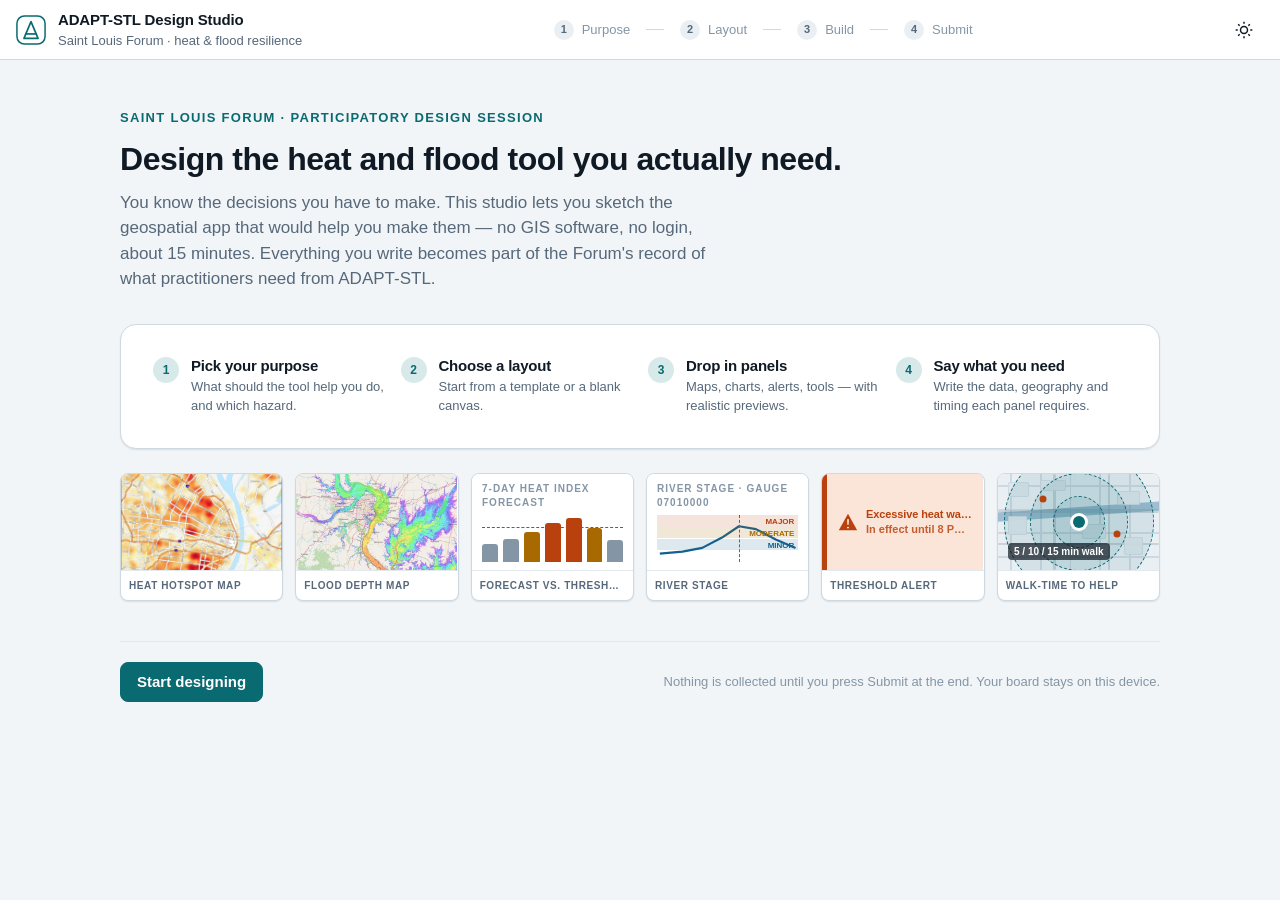
<file: index.html>
<!DOCTYPE html>
<html lang="en" data-theme="light">
<head>
<meta charset="utf-8">
<meta name="viewport" content="width=device-width, initial-scale=1, viewport-fit=cover">
<title>ADAPT-STL Design Studio — Build the tool you need</title>
<meta name="description" content="Design the heat and flood resilience geospatial tool you actually need. A hands-on sandbox for the Saint Louis Forum.">
<meta name="theme-color" content="#0a6a72">
<link rel="icon" href="data:image/svg+xml,%3Csvg xmlns='http://www.w3.org/2000/svg' viewBox='0 0 32 32'%3E%3Crect width='32' height='32' rx='7' fill='%230a6a72'/%3E%3Cpath d='M16 6l8 20H8z' fill='none' stroke='%23fff' stroke-width='2.4'/%3E%3Cpath d='M9 20h14' stroke='%23fff' stroke-width='2.4'/%3E%3C/svg%3E">
<link rel="preconnect" href="https://api.fontshare.com" crossorigin>
<link rel="stylesheet" href="https://api.fontshare.com/v2/css?f%5B%5D=satoshi@400,500,700,800&display=swap">
<link rel="stylesheet" href="styles.css">
</head>
<body>
<div id="app">

  <header class="appbar">
    <div class="brand">
      <svg width="30" height="30" viewBox="0 0 32 32" fill="none" aria-label="ADAPT-STL">
        <rect x="1" y="1" width="30" height="30" rx="8" stroke="currentColor" stroke-width="1.6"/>
        <path d="M16 7l7.5 18h-15L16 7z" stroke="currentColor" stroke-width="1.8" stroke-linejoin="round"/>
        <path d="M9.6 20.2h12.8" stroke="currentColor" stroke-width="1.8"/>
      </svg>
      <div class="brand-text">
        <div class="brand-title">ADAPT-STL Design Studio</div>
        <div class="brand-sub">Saint Louis Forum · heat &amp; flood resilience</div>
      </div>
    </div>

    <nav class="stepper" id="stepper" aria-label="Progress"></nav>

    <div class="appbar-actions">
      <button class="btn btn-ghost btn-icon mobile-only" id="btn-open-rail" aria-label="Open widget palette" hidden>
        <svg width="20" height="20" viewBox="0 0 24 24" fill="none" stroke="currentColor" stroke-width="1.8"><rect x="3" y="3" width="7" height="7" rx="1.5"/><rect x="14" y="3" width="7" height="7" rx="1.5"/><rect x="3" y="14" width="7" height="7" rx="1.5"/><path d="M17.5 14.5v6M14.5 17.5h6"/></svg>
      </button>
      <button class="btn btn-ghost btn-icon mobile-only" id="btn-open-panel" aria-label="Open settings panel" hidden>
        <svg width="20" height="20" viewBox="0 0 24 24" fill="none" stroke="currentColor" stroke-width="1.8"><path d="M4 7h10M18 7h2M4 17h4M12 17h8"/><circle cx="16" cy="7" r="2.2"/><circle cx="10" cy="17" r="2.2"/></svg>
      </button>
      <button class="btn btn-ghost btn-icon" id="btn-theme" aria-label="Toggle dark mode">
        <svg id="icon-theme" width="20" height="20" viewBox="0 0 24 24" fill="none" stroke="currentColor" stroke-width="1.8"><circle cx="12" cy="12" r="4.2"/><path d="M12 2v2.5M12 19.5V22M2 12h2.5M19.5 12H22M5 5l1.8 1.8M17.2 17.2 19 19M19 5l-1.8 1.8M6.8 17.2 5 19"/></svg>
      </button>
    </div>
  </header>

  <!-- ===================== 1. WELCOME ===================== -->
  <main class="screen is-active" id="screen-welcome">
    <div class="wizard">
      <p class="eyebrow">Saint Louis Forum · participatory design session</p>
      <h2>Design the heat and flood tool you actually need.</h2>
      <p class="lede">You know the decisions you have to make. This studio lets you sketch the geospatial app that would help you make them — no GIS software, no login, about 15 minutes. Everything you write becomes part of the Forum's record of what practitioners need from ADAPT-STL.</p>

      <div class="hero-panel">
        <div class="hero-steps">
          <div class="hero-step"><span>1</span><div><h4>Pick your purpose</h4><p>What should the tool help you do, and which hazard.</p></div></div>
          <div class="hero-step"><span>2</span><div><h4>Choose a layout</h4><p>Start from a template or a blank canvas.</p></div></div>
          <div class="hero-step"><span>3</span><div><h4>Drop in panels</h4><p>Maps, charts, alerts, tools — with realistic previews.</p></div></div>
          <div class="hero-step"><span>4</span><div><h4>Say what you need</h4><p>Write the data, geography and timing each panel requires.</p></div></div>
        </div>
      </div>

      <div class="hero-strip" id="hero-strip" aria-hidden="true"></div>

      <div class="wizard-nav">
        <button class="btn btn-primary" data-goto="purpose">Start designing</button>
        <span class="spacer"></span>
        <span class="nav-note">Nothing is collected until you press Submit at the end. Your board stays on this device.</span>
      </div>
    </div>
  </main>

  <!-- ===================== 2. PURPOSE ===================== -->
  <main class="screen" id="screen-purpose">
    <div class="wizard">
      <p class="eyebrow">Step 1 of 4</p>
      <h2>What do you want this tool to do?</h2>
      <p class="lede">Pick the one that matches the job you'd hand this app tomorrow. This shapes which panels we suggest — you can still use anything you like later.</p>
      <div class="card-grid" id="purpose-grid" style="margin-top: var(--space-6)"></div>

      <div class="wizard-section">
        <h3>Which hazard are you working on?</h3>
        <p class="field-hint">The Forum is focused on extreme heat and flooding in the St. Louis region.</p>
        <div class="hazard-grid" id="hazard-grid"></div>
      </div>

      <div class="wizard-section">
        <h3>A little about you</h3>
        <p class="field-hint">Optional, but it helps us report needs by role rather than as one undifferentiated group.</p>
        <div class="card-grid">
          <div>
            <label class="field-label" for="in-role">Your role</label>
            <div class="select-wrap"><select class="select-input" id="in-role"></select></div>
          </div>
          <div>
            <label class="field-label" for="in-org">Organization <span style="font-weight:400;color:var(--color-text-muted)">(optional)</span></label>
            <input class="text-input" id="in-org" type="text" autocomplete="organization" placeholder="e.g. City of St. Louis, Metro Sewer, a neighborhood group">
          </div>
        </div>
      </div>

      <div class="wizard-nav">
        <button class="btn" data-goto="welcome">Back</button>
        <button class="btn btn-primary" id="btn-to-template" disabled>Choose a layout</button>
        <span class="spacer"></span>
        <span class="nav-note" id="purpose-note">Select a purpose and a hazard to continue.</span>
      </div>
    </div>
  </main>

  <!-- ===================== 3. TEMPLATE ===================== -->
  <main class="screen" id="screen-template">
    <div class="wizard">
      <p class="eyebrow">Step 2 of 4</p>
      <h2>Start from a layout</h2>
      <p class="lede">These are the panel arrangements real dashboards use. Pick whichever is closest — every panel can be resized, moved or removed once you're in the canvas.</p>
      <div class="template-grid" id="template-grid" style="margin-top: var(--space-6)"></div>

      <div class="wizard-nav">
        <button class="btn" data-goto="purpose">Back</button>
        <button class="btn btn-primary" id="btn-to-build" disabled>Open the canvas</button>
        <span class="spacer"></span>
        <label class="nav-note" style="display:flex;gap:var(--space-2);align-items:center;cursor:pointer">
          <input type="checkbox" id="in-prefill" checked> Pre-fill suggested panels for my purpose
        </label>
      </div>
    </div>
  </main>

  <!-- ===================== 4. BUILD ===================== -->
  <main class="screen" id="screen-build">
    <div class="builder">

      <aside class="rail" id="rail">
        <div class="rail-head">
          <button class="btn btn-ghost btn-icon mobile-only rail-close" id="btn-close-rail" aria-label="Close panel list">✕</button>
          <h3>Panels</h3>
          <p id="rail-help">Drag onto the canvas — drop beside a panel to sit side by side, or into a gap to start a new row.</p>
          <input class="text-input rail-search" id="in-palette-search" type="search" placeholder="Search panels…" aria-label="Search panels">
        </div>
        <div class="rail-body" id="palette"></div>
      </aside>

      <div class="canvas-wrap">
        <div class="canvas-bar">
          <span class="chip primary" id="chip-purpose">Purpose</span>
          <span class="chip" id="chip-hazard">Hazard</span>
          <span class="chip" id="chip-count">0 panels</span>
          <span class="spacer"></span>
          <div class="seg seg-sm" id="layout-mode" role="group" aria-label="Layout mode">
            <button type="button" data-val="grid" class="is-active" title="Stack panels in rows, or sit them side by side">Rows &amp; columns</button>
            <button type="button" data-val="free" title="Place every window anywhere you like">Free layout</button>
          </div>
          <button class="btn btn-sm mobile-only" id="btn-rail-2">＋ Add panel</button>
          <button class="btn btn-sm" id="btn-add-slot">Add empty slot</button>
          <button class="btn btn-sm btn-primary" id="btn-to-review">Review &amp; submit</button>
        </div>

        <div class="canvas-scroll">
          <div class="app-frame">
            <div class="app-frame-bar">
              <div class="app-frame-dots"><i></i><i></i><i></i></div>
              <input class="app-frame-title" id="in-app-title" value="My ADAPT-STL tool" aria-label="Name your tool">
              <span class="chip" style="flex:0 0 auto">your app</span>
            </div>
            <div class="canvas-grid" id="canvas"></div>
            <div class="free-wrap" id="free-wrap" hidden>
              <p class="free-hint">Free layout: drag a panel's title bar to move it anywhere, drag its bottom-right corner to resize, and overlap them however you like. Nothing snaps into rows.</p>
              <div class="free-surface" id="free-surface">
                <div class="free-empty" id="free-empty">
                  <b>Empty canvas</b>
                  <span>Drag a panel from the left onto this space — or tap one and it will drop in. Then drag its title bar to move it and the corner to resize it.</span>
                </div>
              </div>
            </div>
            <div class="canvas-actions">
              <p class="nav-note" id="canvas-hint">Tip: click a panel to describe what it must show. Notes are what the Forum writes up — the layout alone isn't enough.</p>
            </div>
          </div>
        </div>
      </div>

      <aside class="panel" id="panel">
        <div class="panel-head">
          <h3 id="panel-title">Settings</h3>
          <button class="btn btn-ghost btn-icon mobile-only" id="btn-close-panel" aria-label="Close panel">✕</button>
        </div>
        <div class="panel-tabs">
          <button class="panel-tab is-active" data-tab="panel">Selected panel</button>
          <button class="panel-tab" data-tab="brief">Decision brief</button>
          <button class="panel-tab" data-tab="report">Report</button>
        </div>
        <div class="panel-body" id="panel-body"></div>
      </aside>

    </div>
  </main>

  <!-- ===================== 5. REVIEW ===================== -->
  <main class="screen" id="screen-review">
    <div class="wizard">
      <p class="eyebrow">Step 4 of 4</p>
      <h2>Review and submit</h2>
      <p class="lede">This is what the Forum will analyze. Fill any gaps flagged below — the written needs matter far more than the layout.</p>
      <div id="review-body" style="margin-top: var(--space-6)"></div>

      <div class="wizard-nav">
        <button class="btn" data-goto="build">Back to canvas</button>
        <button class="btn btn-primary" id="btn-submit">Submit my design</button>
        <button class="btn" id="btn-download">Download my board (JSON + CSV)</button>
        <span class="spacer"></span>
        <span class="nav-note">Submitting shares your board and notes with the Forum research team.</span>
      </div>
    </div>
  </main>

  <!-- ===================== 6. DONE ===================== -->
  <main class="screen" id="screen-done">
    <div class="wizard">
      <div class="done-icon">
        <svg width="30" height="30" viewBox="0 0 24 24" fill="none" stroke="currentColor" stroke-width="2.2"><path d="M4 12.5l5.5 5.5L20 7"/></svg>
      </div>
      <h2>Thank you — your design is recorded.</h2>
      <p class="lede">Read your board number out loud if a facilitator asks for it, and keep a copy for yourself if you'd like.</p>
      <p style="margin-top: var(--space-5)"><span class="code-pill" id="done-code">—</span></p>
      <div class="hero-panel">
        <h3 style="font-size:var(--text-lg);margin-bottom:var(--space-3)">What happens next</h3>
        <p class="lede" style="font-size:var(--text-sm)">Every panel note is coded against the decision it supports, the geography and update frequency it needs, and whether the underlying data exists today. The pattern across all boards becomes the Forum's findings on the data and information needs of GIS users working on extreme weather adaptation.</p>
      </div>
      <div class="wizard-nav">
        <button class="btn" id="btn-download-2">Download my copy</button>
        <button class="btn" id="btn-restart">Design another tool</button>
        <span class="spacer"></span>
      </div>
    </div>
  </main>

</div>

<div class="sheet-backdrop" id="backdrop"></div>
<div class="toast" id="toast" role="status" aria-live="polite"></div>

<script src="config.js"></script>
<script src="catalog.js"></script>
<script src="app.js"></script>
</body>
</html>
</file>
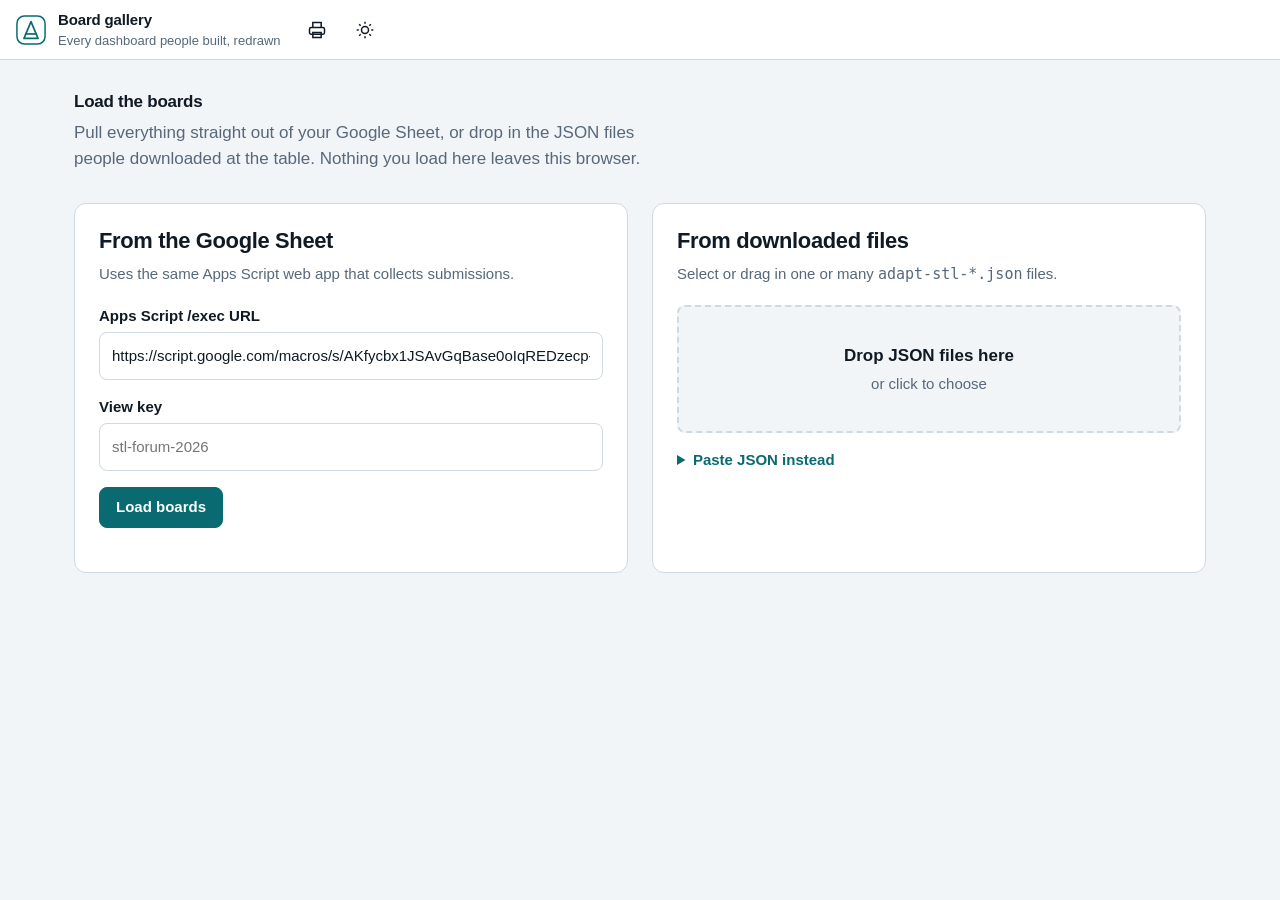
<file: gallery.html>
<!DOCTYPE html>
<html lang="en" data-theme="light">
<head>
<meta charset="utf-8">
<meta name="viewport" content="width=device-width, initial-scale=1, viewport-fit=cover">
<title>ADAPT-STL Design Studio — Board gallery</title>
<meta name="description" content="Redraw every dashboard submitted at the Saint Louis Forum, with the notes participants wrote under each panel.">
<meta name="robots" content="noindex">
<meta name="theme-color" content="#0a6a72">
<link rel="icon" href="data:image/svg+xml,%3Csvg xmlns='http://www.w3.org/2000/svg' viewBox='0 0 32 32'%3E%3Crect width='32' height='32' rx='7' fill='%230a6a72'/%3E%3Cpath d='M16 6l8 20H8z' fill='none' stroke='%23fff' stroke-width='2.4'/%3E%3Cpath d='M9 20h14' stroke='%23fff' stroke-width='2.4'/%3E%3C/svg%3E">
<link rel="preconnect" href="https://api.fontshare.com" crossorigin>
<link rel="stylesheet" href="https://api.fontshare.com/v2/css?f%5B%5D=satoshi@400,500,700,800&display=swap">
<link rel="stylesheet" href="styles.css">
</head>
<body class="gallery-body">

<header class="appbar">
  <div class="brand">
    <svg width="30" height="30" viewBox="0 0 32 32" fill="none" aria-label="ADAPT-STL">
      <rect x="1" y="1" width="30" height="30" rx="8" stroke="currentColor" stroke-width="1.6"/>
      <path d="M16 7l7.5 18h-15L16 7z" stroke="currentColor" stroke-width="1.8" stroke-linejoin="round"/>
      <path d="M9.6 20.2h12.8" stroke="currentColor" stroke-width="1.8"/>
    </svg>
    <div class="brand-text">
      <div class="brand-title">Board gallery</div>
      <div class="brand-sub">Every dashboard people built, redrawn</div>
    </div>
  </div>

  <div class="appbar-actions">
    <button class="btn btn-ghost btn-icon" id="g-print" aria-label="Print or save as PDF">
      <svg width="20" height="20" viewBox="0 0 24 24" fill="none" stroke="currentColor" stroke-width="1.8"><path d="M7 9V3h10v6"/><rect x="3" y="9" width="18" height="8" rx="2"/><path d="M7 15h10v6H7z"/></svg>
    </button>
    <button class="btn btn-ghost btn-icon" id="g-theme" aria-label="Toggle dark mode">
      <svg width="20" height="20" viewBox="0 0 24 24" fill="none" stroke="currentColor" stroke-width="1.8"><circle cx="12" cy="12" r="4.2"/><path d="M12 2v2.5M12 19.5V22M2 12h2.5M19.5 12H22M5 5l1.8 1.8M17.2 17.2 19 19M19 5l-1.8 1.8M6.8 17.2 5 19"/></svg>
    </button>
  </div>
</header>

<main class="gallery-main">

  <section class="g-load" id="g-load">
    <h1>Load the boards</h1>
    <p class="g-lede">Pull everything straight out of your Google Sheet, or drop in the JSON files people downloaded at the table. Nothing you load here leaves this browser.</p>

    <div class="g-load-grid">
      <div class="g-card">
        <h3>From the Google Sheet</h3>
        <p>Uses the same Apps Script web app that collects submissions.</p>
        <div class="form-row"><label class="field-label" for="g-url">Apps Script /exec URL</label>
          <input class="text-input" id="g-url" type="url" placeholder="https://script.google.com/macros/s/.../exec" autocomplete="off"></div>
        <div class="form-row"><label class="field-label" for="g-key">View key</label>
          <input class="text-input" id="g-key" type="text" placeholder="stl-forum-2026" autocomplete="off"></div>
        <button class="btn btn-primary" id="g-fetch">Load boards</button>
        <p class="g-hint" id="g-status" role="status"></p>
      </div>

      <div class="g-card">
        <h3>From downloaded files</h3>
        <p>Select or drag in one or many <code>adapt-stl-*.json</code> files.</p>
        <div class="g-drop" id="g-drop" tabindex="0">
          <strong>Drop JSON files here</strong>
          <span>or click to choose</span>
        </div>
        <input type="file" id="g-file" accept=".json,application/json" multiple hidden>
        <details class="g-details">
          <summary>Paste JSON instead</summary>
          <textarea class="textarea-input" id="g-paste" rows="4" placeholder="Paste one board object, an array of them, or the contents of the raw_json column"></textarea>
          <button class="btn btn-ghost" id="g-paste-go">Add pasted JSON</button>
        </details>
      </div>
    </div>
  </section>

  <section class="g-results" id="g-results" hidden>
    <div class="g-bar">
      <div class="g-count" id="g-count"></div>
      <div class="g-filters">
        <label class="field-label" for="g-f-hazard">Hazard</label>
        <select class="select-input" id="g-f-hazard"><option value="">All</option></select>
        <label class="field-label" for="g-f-purpose">Purpose</label>
        <select class="select-input" id="g-f-purpose"><option value="">All</option></select>
        <label class="field-label" for="g-f-report">Report</label>
        <select class="select-input" id="g-f-report">
          <option value="">All</option><option value="yes">Wants one</option><option value="no">No report</option>
        </select>
        <label class="field-label" for="g-sort">Sort</label>
        <select class="select-input" id="g-sort">
          <option value="new">Newest first</option>
          <option value="old">Oldest first</option>
          <option value="panels">Most panels</option>
        </select>
      </div>
      <div class="g-actions">
        <button class="btn btn-ghost" id="g-csv">Download panel CSV</button>
        <button class="btn btn-ghost" id="g-reset">Load different data</button>
      </div>
    </div>
    <div id="g-boards"></div>
  </section>

</main>

<script src="config.js"></script>
<script src="catalog.js"></script>
<script src="gallery.js"></script>
</body>
</html>
</file>
<file: styles.css>
/* ADAPT-STL Design Studio — Saint Louis Forum
   Palette: cool slate surfaces, teal primary, heat/flood hazard accents */

:root, [data-theme='light'] {
  --color-bg: #f2f5f8;
  --color-surface: #ffffff;
  --color-surface-2: #eaeff4;
  --color-surface-3: #dfe6ed;
  --color-border: #cfd9e2;
  --color-divider: #e2e9ef;
  --color-text: #101a24;
  --color-text-muted: #56687a;
  --color-text-faint: #8496a6;
  --color-text-inverse: #ffffff;
  --color-primary: #0a6a72;
  --color-primary-hover: #085158;
  --color-primary-soft: #d8e9ea;
  --color-heat: #b8410d;
  --color-heat-soft: #fbe4d8;
  --color-flood: #14618f;
  --color-flood-soft: #d9e8f3;
  --color-success: #3d7a1f;
  --color-warning: #a86a00;
  --shadow-sm: 0 1px 2px rgba(16, 26, 36, .07), 0 1px 1px rgba(16, 26, 36, .04);
  --shadow-md: 0 4px 14px rgba(16, 26, 36, .10);
  --shadow-lg: 0 18px 48px rgba(16, 26, 36, .18);
  --grid-line: rgba(16, 26, 36, .055);
}

[data-theme='dark'] {
  --color-bg: #0d141a;
  --color-surface: #16202a;
  --color-surface-2: #1d2935;
  --color-surface-3: #253340;
  --color-border: #2f4050;
  --color-divider: #253340;
  --color-text: #e7eef4;
  --color-text-muted: #94a5b4;
  --color-text-faint: #6d7f8e;
  --color-text-inverse: #0d141a;
  --color-primary: #46b3ba;
  --color-primary-hover: #63c6cc;
  --color-primary-soft: #12333a;
  --color-heat: #f08a4b;
  --color-heat-soft: #3a2013;
  --color-flood: #63b1e0;
  --color-flood-soft: #102a3c;
  --color-success: #7cc04f;
  --color-warning: #e0a33a;
  --shadow-sm: 0 1px 2px rgba(0, 0, 0, .4);
  --shadow-md: 0 6px 18px rgba(0, 0, 0, .45);
  --shadow-lg: 0 20px 50px rgba(0, 0, 0, .55);
  --grid-line: rgba(255, 255, 255, .05);
}

:root {
  --text-xs: clamp(.75rem, .72rem + .12vw, .8125rem);
  --text-sm: clamp(.875rem, .84rem + .16vw, .9375rem);
  --text-base: clamp(1rem, .96rem + .2vw, 1.0625rem);
  --text-lg: clamp(1.125rem, 1.05rem + .4vw, 1.375rem);
  --text-xl: clamp(1.5rem, 1.25rem + 1vw, 2rem);
  --space-1: .25rem; --space-2: .5rem; --space-3: .75rem; --space-4: 1rem;
  --space-5: 1.25rem; --space-6: 1.5rem; --space-8: 2rem; --space-10: 2.5rem;
  --space-12: 3rem; --space-16: 4rem;
  --radius-sm: .375rem; --radius-md: .5rem; --radius-lg: .75rem; --radius-xl: 1rem;
  --font-sans: 'Satoshi', -apple-system, BlinkMacSystemFont, 'Segoe UI', Roboto, Helvetica, Arial, sans-serif;
  --rail-w: 268px;
  --panel-w: 340px;
  --header-h: 60px;
}

* { box-sizing: border-box; }

html, body { height: 100%; }

body {
  margin: 0;
  font-family: var(--font-sans);
  font-size: var(--text-base);
  line-height: 1.5;
  color: var(--color-text);
  background: var(--color-bg);
  -webkit-font-smoothing: antialiased;
  -webkit-text-size-adjust: 100%;
  overscroll-behavior-y: none;
}

h1, h2, h3, h4 { margin: 0; font-weight: 700; letter-spacing: -.015em; line-height: 1.2; }
p { margin: 0; }
button { font: inherit; color: inherit; }
input, textarea, select { font: inherit; color: inherit; }

.sr-only {
  position: absolute; width: 1px; height: 1px; padding: 0; margin: -1px;
  overflow: hidden; clip: rect(0, 0, 0, 0); white-space: nowrap; border: 0;
}

/* ---------- App shell ---------- */

#app { min-height: 100dvh; display: flex; flex-direction: column; }

.appbar {
  height: var(--header-h);
  flex: 0 0 auto;
  display: flex;
  align-items: center;
  gap: var(--space-4);
  padding: 0 var(--space-4);
  background: var(--color-surface);
  border-bottom: 1px solid var(--color-border);
  position: sticky;
  top: 0;
  z-index: 40;
}

.brand { display: flex; align-items: center; gap: var(--space-3); min-width: 0; }
.brand svg { flex: 0 0 auto; color: var(--color-primary); }
.brand-text { min-width: 0; }
.brand-title {
  font-size: var(--text-sm); font-weight: 700; letter-spacing: -.01em;
  white-space: nowrap; overflow: hidden; text-overflow: ellipsis;
}
.brand-sub {
  font-size: var(--text-xs); color: var(--color-text-muted);
  white-space: nowrap; overflow: hidden; text-overflow: ellipsis;
}

.stepper { display: flex; align-items: center; gap: var(--space-2); margin-inline: auto; }
.step-dot {
  display: flex; align-items: center; gap: var(--space-2);
  font-size: var(--text-xs); color: var(--color-text-faint);
  padding: var(--space-1) var(--space-2); border-radius: 999px;
}
.step-dot b {
  width: 20px; height: 20px; border-radius: 999px; display: grid; place-items: center;
  background: var(--color-surface-2); color: var(--color-text-muted);
  font-size: 11px; font-weight: 700; flex: 0 0 auto;
}
.step-dot.is-active { color: var(--color-text); background: var(--color-primary-soft); }
.step-dot.is-active b { background: var(--color-primary); color: var(--color-text-inverse); }
.step-dot.is-done b { background: var(--color-success); color: #fff; }
.step-rule { width: 18px; height: 1px; background: var(--color-border); }

.appbar-actions { display: flex; align-items: center; gap: var(--space-2); }

.btn {
  display: inline-flex; align-items: center; justify-content: center; gap: var(--space-2);
  padding: var(--space-2) var(--space-4);
  min-height: 40px;
  border-radius: var(--radius-md);
  border: 1px solid var(--color-border);
  background: var(--color-surface);
  font-size: var(--text-sm); font-weight: 600;
  cursor: pointer;
  transition: background .16s ease, border-color .16s ease, transform .1s ease, color .16s ease;
}
.btn:hover { background: var(--color-surface-2); }
.btn:active { transform: translateY(1px); }
.btn:focus-visible { outline: 2px solid var(--color-primary); outline-offset: 2px; }
.btn-primary {
  background: var(--color-primary); border-color: var(--color-primary); color: var(--color-text-inverse);
}
.btn-primary:hover { background: var(--color-primary-hover); border-color: var(--color-primary-hover); }
.btn-ghost { background: transparent; border-color: transparent; }
.btn-ghost:hover { background: var(--color-surface-2); }
.btn-icon { padding: var(--space-2); min-width: 40px; }
.btn-sm { min-height: 32px; padding: var(--space-1) var(--space-3); font-size: var(--text-xs); }
.btn[disabled] { opacity: .45; cursor: not-allowed; }

/* ---------- Screens ---------- */

.screen { display: none; flex: 1 1 auto; min-height: 0; }
.screen.is-active { display: flex; flex-direction: column; }

.wizard {
  width: 100%; max-width: 1080px; margin: 0 auto;
  padding: clamp(var(--space-6), 4vw, var(--space-12)) var(--space-5) var(--space-16);
}
.eyebrow {
  font-size: var(--text-xs); font-weight: 700; letter-spacing: .1em; text-transform: uppercase;
  color: var(--color-primary); margin-bottom: var(--space-3);
}
.wizard h2 { font-size: var(--text-xl); margin-bottom: var(--space-3); }
.lede { color: var(--color-text-muted); font-size: var(--text-base); max-width: 62ch; }

.hero-panel {
  margin-top: var(--space-8);
  background: var(--color-surface);
  border: 1px solid var(--color-border);
  border-radius: var(--radius-xl);
  padding: clamp(var(--space-5), 3vw, var(--space-8));
  box-shadow: var(--shadow-sm);
}
.hero-steps { display: grid; gap: var(--space-4); grid-template-columns: repeat(auto-fit, minmax(180px, 1fr)); }
.hero-step { display: flex; gap: var(--space-3); align-items: flex-start; }
.hero-step span {
  flex: 0 0 auto; width: 26px; height: 26px; border-radius: 999px; display: grid; place-items: center;
  background: var(--color-primary-soft); color: var(--color-primary); font-size: 12px; font-weight: 700;
}
.hero-step h4 { font-size: var(--text-sm); margin-bottom: 2px; }
.hero-step p { font-size: var(--text-xs); color: var(--color-text-muted); }

.field-label {
  display: block; font-size: var(--text-sm); font-weight: 600; margin-bottom: var(--space-2);
}
.field-hint { font-size: var(--text-xs); color: var(--color-text-muted); margin-bottom: var(--space-3); }

.card-grid { display: grid; gap: var(--space-4); grid-template-columns: repeat(auto-fit, minmax(300px, 1fr)); }

.choice {
  position: relative; text-align: left; cursor: pointer;
  background: var(--color-surface); border: 1px solid var(--color-border);
  border-radius: var(--radius-lg); padding: var(--space-4);
  display: flex; gap: var(--space-3); align-items: flex-start;
  transition: border-color .16s, box-shadow .16s, background .16s;
}
.choice:hover { border-color: var(--color-primary); box-shadow: var(--shadow-sm); }
.choice.is-selected { border-color: var(--color-primary); background: var(--color-primary-soft); box-shadow: var(--shadow-sm); }
.choice.is-selected::after {
  content: '✓'; position: absolute; top: var(--space-3); right: var(--space-3);
  width: 20px; height: 20px; border-radius: 999px; background: var(--color-primary);
  color: var(--color-text-inverse); font-size: 12px; display: grid; place-items: center;
}
.choice-icon {
  flex: 0 0 auto; width: 40px; height: 40px; border-radius: var(--radius-md);
  background: var(--color-surface-2); display: grid; place-items: center; color: var(--color-primary);
}
.choice.is-selected .choice-icon { background: var(--color-surface); }
.choice h3 { font-size: var(--text-sm); margin-bottom: 2px; padding-right: var(--space-6); }
.choice .choice-sub {
  display: block; font-size: 11px; font-weight: 700; letter-spacing: .05em; text-transform: uppercase;
  color: var(--color-primary); margin-bottom: var(--space-2);
}
.choice p { font-size: var(--text-xs); color: var(--color-text-muted); line-height: 1.45; }

.hazard-grid { display: grid; gap: var(--space-3); grid-template-columns: repeat(auto-fit, minmax(200px, 1fr)); }
.hazard-choice { border-radius: var(--radius-lg); }
.hazard-choice[data-hazard='heat'].is-selected { border-color: var(--color-heat); background: var(--color-heat-soft); }
.hazard-choice[data-hazard='heat'].is-selected::after { background: var(--color-heat); }
.hazard-choice[data-hazard='flood'].is-selected { border-color: var(--color-flood); background: var(--color-flood-soft); }
.hazard-choice[data-hazard='flood'].is-selected::after { background: var(--color-flood); }

.wizard-section { margin-top: clamp(var(--space-8), 4vw, var(--space-12)); }
.wizard-section > h3 { font-size: var(--text-lg); margin-bottom: var(--space-2); }

.wizard-nav {
  display: flex; gap: var(--space-3); align-items: center; flex-wrap: wrap;
  margin-top: clamp(var(--space-8), 4vw, var(--space-10));
  padding-top: var(--space-5); border-top: 1px solid var(--color-divider);
}
.wizard-nav .spacer { flex: 1 1 auto; }
.nav-note { font-size: var(--text-xs); color: var(--color-text-faint); }

.text-input, .select-input, .textarea-input {
  width: 100%; padding: var(--space-3);
  background: var(--color-surface); border: 1px solid var(--color-border);
  border-radius: var(--radius-md); font-size: var(--text-sm);
  transition: border-color .16s, box-shadow .16s;
}
.textarea-input { resize: vertical; min-height: 84px; line-height: 1.5; }
.text-input:focus, .select-input:focus, .textarea-input:focus {
  outline: none; border-color: var(--color-primary); box-shadow: 0 0 0 3px var(--color-primary-soft);
}
.select-input { appearance: none; background-image: none; padding-right: var(--space-8); }
.select-wrap { position: relative; }
.select-wrap::after {
  content: ''; position: absolute; right: var(--space-4); top: 50%; width: 7px; height: 7px;
  border-right: 2px solid var(--color-text-muted); border-bottom: 2px solid var(--color-text-muted);
  transform: translateY(-70%) rotate(45deg); pointer-events: none;
}

/* ---------- Template picker ---------- */

.template-grid { display: grid; gap: var(--space-4); grid-template-columns: repeat(auto-fit, minmax(240px, 1fr)); }
.template-card {
  cursor: pointer; text-align: left; padding: var(--space-4);
  background: var(--color-surface); border: 1px solid var(--color-border);
  border-radius: var(--radius-lg); transition: border-color .16s, box-shadow .16s;
}
.template-card:hover { border-color: var(--color-primary); box-shadow: var(--shadow-sm); }
.template-card.is-selected { border-color: var(--color-primary); box-shadow: 0 0 0 3px var(--color-primary-soft); }
.template-thumb {
  display: grid; gap: 5px; grid-template-columns: repeat(6, 1fr);
  grid-template-rows: repeat(4, 1fr); grid-auto-rows: 1fr; height: 96px;
  padding: var(--space-3); background: var(--color-surface-2);
  border-radius: var(--radius-md); margin-bottom: var(--space-3);
}
.template-thumb i { display: block; background: var(--color-surface-3); border-radius: 3px; }
.template-thumb i.accent { background: var(--color-primary); opacity: .55; }
.template-card h4 { font-size: var(--text-sm); margin-bottom: var(--space-1); }
.template-card p { font-size: var(--text-xs); color: var(--color-text-muted); }

/* ---------- Builder ---------- */

.builder { flex: 1 1 auto; display: flex; min-height: 0; }

.rail {
  width: var(--rail-w); flex: 0 0 auto; background: var(--color-surface);
  border-right: 1px solid var(--color-border); display: flex; flex-direction: column; min-height: 0;
}
.rail-head { padding: var(--space-4); border-bottom: 1px solid var(--color-divider); }
.rail-head h3 { font-size: var(--text-sm); }
.rail-head p { font-size: var(--text-xs); color: var(--color-text-muted); margin-top: var(--space-1); }
.rail-body { overflow-y: auto; padding: var(--space-3) var(--space-3) var(--space-12); flex: 1 1 auto; }

.palette-group + .palette-group { margin-top: var(--space-5); }
.palette-group h4 {
  font-size: var(--text-xs); text-transform: uppercase; letter-spacing: .09em;
  color: var(--color-text-faint); margin-bottom: var(--space-2); padding-inline: var(--space-1);
}
.palette-item {
  width: 100%; display: flex; gap: var(--space-3); align-items: center; text-align: left;
  padding: var(--space-2); margin-bottom: var(--space-2); cursor: grab;
  background: var(--color-surface); border: 1px solid var(--color-border);
  border-radius: var(--radius-md); transition: border-color .14s, background .14s, transform .1s;
}
.palette-item:hover { border-color: var(--color-primary); background: var(--color-surface-2); }
.palette-item:active { cursor: grabbing; transform: scale(.99); }
.palette-item.is-armed { border-color: var(--color-primary); box-shadow: 0 0 0 3px var(--color-primary-soft); }
.palette-thumb {
  flex: 0 0 auto; width: 60px; height: 40px; border-radius: var(--radius-sm);
  overflow: hidden; background: var(--color-surface-2); border: 1px solid var(--color-divider);
}
.palette-thumb > img { width: 100%; height: 100%; object-fit: cover; display: block; }
.palette-label { min-width: 0; }
.palette-label b { display: block; font-size: var(--text-xs); font-weight: 600; line-height: 1.3; }
.palette-label span { display: block; font-size: 11px; color: var(--color-text-muted); line-height: 1.35; margin-top: 2px; }
.tag-hazard {
  display: inline-block; font-size: 10px; font-weight: 700; letter-spacing: .05em; text-transform: uppercase;
  padding: 1px 5px; border-radius: 4px; margin-top: 3px;
}
.tag-hazard.heat { background: var(--color-heat-soft); color: var(--color-heat); }
.tag-hazard.flood { background: var(--color-flood-soft); color: var(--color-flood); }

/* Canvas */
.canvas-wrap { flex: 1 1 auto; min-width: 0; display: flex; flex-direction: column; min-height: 0; }
.canvas-bar {
  display: flex; align-items: center; gap: var(--space-3); flex-wrap: wrap;
  padding: var(--space-3) var(--space-4);
  border-bottom: 1px solid var(--color-border); background: var(--color-surface);
}
.canvas-bar .spacer { flex: 1 1 auto; }
.chip {
  display: inline-flex; align-items: center; gap: var(--space-2);
  font-size: var(--text-xs); font-weight: 600;
  padding: var(--space-1) var(--space-3); border-radius: 999px;
  background: var(--color-surface-2); color: var(--color-text-muted);
}
.chip.heat { background: var(--color-heat-soft); color: var(--color-heat); }
.chip.flood { background: var(--color-flood-soft); color: var(--color-flood); }
.chip.primary { background: var(--color-primary-soft); color: var(--color-primary); }

.canvas-scroll {
  flex: 1 1 auto; overflow-y: auto; padding: var(--space-5);
  background:
    linear-gradient(var(--grid-line) 1px, transparent 1px) 0 0 / 100% 24px,
    linear-gradient(90deg, var(--grid-line) 1px, transparent 1px) 0 0 / 24px 100%,
    var(--color-bg);
}
.app-frame {
  max-width: 1180px; margin: 0 auto; background: var(--color-surface);
  border: 1px solid var(--color-border); border-radius: var(--radius-lg);
  box-shadow: var(--shadow-md); overflow: hidden;
}
.app-frame-bar {
  display: flex; align-items: center; gap: var(--space-3);
  padding: var(--space-3) var(--space-4); border-bottom: 1px solid var(--color-divider);
  background: var(--color-surface-2);
}
.app-frame-dots { display: flex; gap: 5px; }
.app-frame-dots i { width: 9px; height: 9px; border-radius: 999px; background: var(--color-surface-3); display: block; }
.app-frame-title {
  font-size: var(--text-sm); font-weight: 600; background: transparent; border: 1px dashed transparent;
  border-radius: var(--radius-sm); padding: var(--space-1) var(--space-2); min-width: 0; flex: 1 1 auto;
}
.app-frame-title:hover { border-color: var(--color-border); }
.app-frame-title:focus { outline: none; border-color: var(--color-primary); border-style: solid; }

/* Rows & columns canvas: each .crow is one row of side-by-side panels */
.canvas-grid { display: flex; flex-direction: column; padding: var(--space-4); }

.crow { display: flex; gap: var(--space-3); align-items: stretch; min-width: 0; }

.slot { position: relative; min-width: 0; display: flex; }
.slot.is-drop-target .slot-empty { border-color: var(--color-primary); background: var(--color-primary-soft); }

/* insertion markers while dragging a panel */
.slot.drop-before::before, .slot.drop-after::after {
  content: ''; position: absolute; top: -2px; bottom: -2px; width: 4px; border-radius: 2px;
  background: var(--color-primary); box-shadow: 0 0 0 4px var(--color-primary-soft); z-index: 30;
}
.slot.drop-before::before { left: calc(var(--space-3) / -2 - 2px); }
.slot.drop-after::after { right: calc(var(--space-3) / -2 - 2px); }

/* the gaps between rows double as "stack it here" drop targets */
.row-drop {
  position: relative; height: var(--space-3); flex: 0 0 auto;
  display: flex; align-items: center; justify-content: center;
  border-radius: var(--radius-sm); transition: height .14s, background .14s;
}
.row-drop span {
  font-size: 10px; letter-spacing: .04em; text-transform: uppercase; font-weight: 600;
  color: var(--color-primary); opacity: 0; transition: opacity .14s; white-space: nowrap;
}
body.is-dragging-panel .row-drop {
  height: 40px; margin: 3px 0; background: var(--color-primary-soft);
  border: 1.5px dashed var(--color-primary);
}
body.is-dragging-panel .row-drop span { opacity: 1; }
.row-drop.is-over {
  background: var(--color-primary-soft) !important; border-color: var(--color-primary) !important; height: 42px;
}
.row-drop.is-over span { opacity: 1; }
.widget.is-drag-src { opacity: .45; }

.rows-empty {
  display: flex; flex-direction: column; gap: var(--space-1); text-align: center;
  align-items: center; justify-content: center; min-height: 220px; padding: var(--space-6);
  border: 1.5px dashed var(--color-border); border-radius: var(--radius-md);
  background: var(--color-surface-2);
}
.rows-empty b { font-size: var(--text-sm); }
.rows-empty span { font-size: var(--text-xs); color: var(--color-text-muted); max-width: 46ch; line-height: 1.5; }

.arrange-btns { display: flex; gap: var(--space-2); flex-wrap: wrap; }
.arrange-btns .btn { flex: 1 1 auto; justify-content: center; }

.slot-empty {
  flex: 1 1 auto; display: flex; flex-direction: column; align-items: center; justify-content: center;
  gap: var(--space-1); text-align: center; padding: var(--space-3);
  border: 1.5px dashed var(--color-border); border-radius: var(--radius-md);
  background: var(--color-surface-2); color: var(--color-text-muted); cursor: pointer;
  transition: border-color .14s, background .14s, color .14s;
}
.slot-empty:hover { border-color: var(--color-primary); color: var(--color-primary); }
.slot-empty b { font-size: var(--text-xs); font-weight: 600; }
.slot-empty span { font-size: 11px; color: var(--color-text-faint); }
.slot-empty .plus { font-size: 20px; line-height: 1; }

.widget {
  flex: 1 1 auto; min-width: 0; display: flex; flex-direction: column; overflow: hidden;
  background: var(--color-surface); border: 1px solid var(--color-border);
  border-radius: var(--radius-md); cursor: pointer;
  transition: border-color .14s, box-shadow .14s;
}
.widget:hover { border-color: var(--color-primary); }
.widget.is-selected { border-color: var(--color-primary); box-shadow: 0 0 0 3px var(--color-primary-soft); }
.widget-head {
  display: flex; align-items: center; gap: var(--space-2);
  padding: var(--space-2) var(--space-3); border-bottom: 1px solid var(--color-divider);
  background: var(--color-surface-2);
}
.widget-head h4 {
  font-size: var(--text-xs); font-weight: 700; flex: 1 1 auto; min-width: 0;
  white-space: nowrap; overflow: hidden; text-overflow: ellipsis;
}
.widget-head[draggable="true"] { cursor: grab; }
.widget-head[draggable="true"]:active { cursor: grabbing; }
.widget-tools { display: flex; gap: 1px; flex: 0 0 auto; }
.widget-tool {
  width: 22px; height: 22px; display: grid; place-items: center; cursor: pointer;
  background: transparent; border: 0; border-radius: var(--radius-sm);
  color: var(--color-text-muted); font-size: 13px; line-height: 1;
}
.widget-tool:hover { background: var(--color-surface-3); color: var(--color-text); }
.widget-tool[disabled] { opacity: .22; cursor: default; pointer-events: none; }
.widget-body { flex: 1 1 auto; position: relative; min-height: 60px; overflow: hidden; background: var(--color-surface); }
.widget-body > img, .widget-body > svg { position: absolute; inset: 0; width: 100%; height: 100%; object-fit: cover; display: block; }
.widget-caption {
  position: absolute; left: 0; right: 0; bottom: 0; padding: 4px var(--space-2);
  font-size: 10px; letter-spacing: .02em; color: #fff; background: rgba(10, 18, 26, .72);
}
/* Inline note box under every panel */
.widget-note {
  flex: 0 0 auto; padding: var(--space-2); border-top: 1px dashed var(--color-divider);
  background: var(--color-surface); display: grid; gap: 3px;
}
.widget-note label {
  display: flex; align-items: center; gap: 5px;
  font-size: 9.5px; font-weight: 700; letter-spacing: .06em; text-transform: uppercase;
  color: var(--color-text-faint);
}
.widget-note .wn-dot {
  width: 6px; height: 6px; border-radius: 50%; background: var(--color-success); flex: 0 0 auto;
}
.widget-note.is-empty .wn-dot { background: var(--color-warning); }
.widget-note.is-empty label { color: var(--color-warning); }
.widget-note textarea {
  width: 100%; min-height: 46px; resize: none; overflow-y: auto;
  font-family: inherit; font-size: 11.5px; line-height: 1.45; padding: 6px 8px;
  border: 1px solid var(--color-border); border-radius: var(--radius-sm);
  background: var(--color-surface-2); color: var(--color-text);
  transition: border-color .14s, background .14s, box-shadow .14s;
}
.widget-note.is-empty textarea { border-color: color-mix(in srgb, var(--color-warning) 46%, transparent); }
.widget-note textarea::placeholder { color: var(--color-text-faint); }
.widget-note textarea:focus {
  outline: none; background: var(--color-surface);
  border-color: var(--color-primary); box-shadow: 0 0 0 3px var(--color-primary-soft);
}
@media (max-width: 880px) { .widget-note textarea { font-size: 16px; min-height: 60px; } }
.widget.is-note .widget-body {
  position: relative; padding: var(--space-3); font-size: var(--text-xs); color: var(--color-text-muted);
  white-space: pre-wrap; overflow-y: auto;
}

/* ---------------- Free layout ("build my own") ---------------- */

.free-wrap { padding: var(--space-4); overflow-x: auto; overflow-y: hidden; }
.free-surface {
  position: relative; width: 100%; min-width: 680px; min-height: 760px;
  border: 1px solid var(--color-border); border-radius: var(--radius-md);
  background-color: var(--color-surface-2);
  background-image: radial-gradient(circle, var(--color-border) 1.1px, transparent 1.1px);
  background-size: 20px 20px; background-position: -1px -1px;
  transition: box-shadow .14s;
}
.free-surface.is-drop-target { box-shadow: inset 0 0 0 2px var(--color-primary); }

[hidden] { display: none !important; }
.free-empty[hidden] { display: none; }
.free-empty {
  position: absolute; inset: 0; display: grid; align-content: center; justify-items: center;
  gap: var(--space-2); text-align: center; padding: var(--space-8); pointer-events: none;
}
.free-empty b { font-size: var(--text-base); color: var(--color-text-muted); }
.free-empty span { font-size: var(--text-sm); color: var(--color-text-faint); max-width: 44ch; line-height: 1.6; }

.widget.is-free { position: absolute; box-shadow: var(--shadow-sm); }
.widget.is-free.is-selected { z-index: 5; }
.widget.is-free .widget-head { cursor: grab; touch-action: none; user-select: none; }
.widget.is-free.is-dragging { opacity: .92; box-shadow: var(--shadow-lg); z-index: 20; }
.widget.is-free.is-dragging .widget-head { cursor: grabbing; }

.fw-resize {
  position: absolute; right: 0; bottom: 0; width: 22px; height: 22px;
  cursor: nwse-resize; touch-action: none; background: transparent; border: 0; padding: 0; z-index: 12;
}
.fw-resize::after {
  content: ''; position: absolute; right: 4px; bottom: 4px; width: 10px; height: 10px;
  border-right: 2px solid var(--color-text-faint); border-bottom: 2px solid var(--color-text-faint);
  border-bottom-right-radius: 3px;
}
.widget.is-free:hover .fw-resize::after, .widget.is-free.is-selected .fw-resize::after { border-color: var(--color-primary); }

.free-hint {
  display: flex; align-items: center; gap: var(--space-2); flex-wrap: wrap;
  margin: 0 var(--space-4) var(--space-3); padding: var(--space-2) var(--space-3);
  border: 1px solid var(--color-border); border-radius: var(--radius-md);
  background: var(--color-primary-soft); color: var(--color-text-muted); font-size: var(--text-xs);
}

.seg-sm button { padding: 4px 9px; font-size: 11px; white-space: nowrap; }
.rail-search { margin-top: var(--space-2); font-size: var(--text-sm); }
.palette-empty { padding: var(--space-6) var(--space-4); text-align: center; color: var(--color-text-faint); font-size: var(--text-sm); }

@media (max-width: 880px) {
  .free-wrap { padding: var(--space-3); overflow-x: visible; overflow-y: visible; }
  .free-hint { margin: var(--space-3) var(--space-3) 0; }
  .free-surface {
    width: auto !important; min-width: 0 !important; min-height: 0 !important; border: 0; background-image: none;
    background-color: transparent; display: flex; flex-direction: column; gap: var(--space-3);
  }
  .widget.is-free {
    position: static !important; width: auto !important; height: auto !important;
    min-height: 260px; box-shadow: none;
  }
  .widget.is-free .widget-head { cursor: pointer; }
  .fw-resize { display: none; }
  .widget.is-free [data-act="front"] { display: none; }
  .free-empty { position: static; padding: var(--space-8) var(--space-4); }
}

.canvas-actions { display: flex; gap: var(--space-3); justify-content: center; padding: 0 var(--space-4) var(--space-5); flex-wrap: wrap; }

/* Properties panel */
.panel {
  width: var(--panel-w); flex: 0 0 auto; background: var(--color-surface);
  border-left: 1px solid var(--color-border); display: flex; flex-direction: column; min-height: 0;
}
.panel-head {
  padding: var(--space-4); border-bottom: 1px solid var(--color-divider);
  display: flex; align-items: center; gap: var(--space-3);
}
.panel-head h3 { font-size: var(--text-sm); flex: 1 1 auto; }
.panel-body { flex: 1 1 auto; overflow-y: auto; padding: var(--space-4) var(--space-4) var(--space-12); }
.panel-tabs { display: flex; gap: var(--space-1); padding: var(--space-2) var(--space-3) 0; }
.panel-tab {
  flex: 1 1 0; padding: var(--space-2); cursor: pointer; font-size: var(--text-xs); font-weight: 600;
  background: transparent; border: 0; border-bottom: 2px solid transparent; color: var(--color-text-muted);
}
.panel-tab.is-active { color: var(--color-primary); border-bottom-color: var(--color-primary); }

.form-row { margin-bottom: var(--space-4); }
.form-row .field-label { margin-bottom: var(--space-1); }
.form-row .field-hint { margin-bottom: var(--space-2); }
.seg { display: flex; gap: var(--space-1); background: var(--color-surface-2); padding: 3px; border-radius: var(--radius-md); }
.seg button {
  flex: 1 1 0; padding: var(--space-2) var(--space-1); cursor: pointer; font-size: 11px; font-weight: 600;
  background: transparent; border: 0; border-radius: var(--radius-sm); color: var(--color-text-muted);
}
.seg button.is-active { background: var(--color-surface); color: var(--color-text); box-shadow: var(--shadow-sm); }
.panel-empty { text-align: center; color: var(--color-text-muted); padding: var(--space-10) var(--space-4); }
.panel-empty svg { color: var(--color-text-faint); margin-bottom: var(--space-3); }
.panel-empty p { font-size: var(--text-xs); }
.panel-section-title {
  font-size: var(--text-xs); text-transform: uppercase; letter-spacing: .09em;
  color: var(--color-text-faint); margin: var(--space-6) 0 var(--space-3);
}
.panel-note {
  font-size: 11px; color: var(--color-text-muted); background: var(--color-surface-2);
  border-radius: var(--radius-md); padding: var(--space-3); margin-bottom: var(--space-4);
}

/* Mobile palette sheet */
.sheet-backdrop {
  position: fixed; inset: 0; background: rgba(6, 12, 18, .5); z-index: 60;
  opacity: 0; pointer-events: none; transition: opacity .2s;
}
.sheet-backdrop.is-open { opacity: 1; pointer-events: auto; }
.mobile-only { display: none; }

/* Review */
.review-grid { display: grid; gap: var(--space-4); grid-template-columns: repeat(auto-fit, minmax(260px, 1fr)); }
.summary-card {
  background: var(--color-surface); border: 1px solid var(--color-border);
  border-radius: var(--radius-lg); padding: var(--space-4);
}
.summary-card h4 { font-size: var(--text-xs); text-transform: uppercase; letter-spacing: .08em; color: var(--color-text-faint); margin-bottom: var(--space-2); }
.summary-card p { font-size: var(--text-sm); }
.review-list { list-style: none; margin: 0; padding: 0; display: grid; gap: var(--space-2); }
.review-list li {
  display: flex; gap: var(--space-3); align-items: flex-start;
  padding: var(--space-3); background: var(--color-surface);
  border: 1px solid var(--color-border); border-radius: var(--radius-md);
}
.review-list .rl-thumb { flex: 0 0 auto; width: 48px; height: 34px; border-radius: 4px; overflow: hidden; background: var(--color-surface-2); }
.review-list .rl-thumb > img { width: 100%; height: 100%; object-fit: cover; display: block; }
.review-list b { font-size: var(--text-xs); display: block; }
.review-list span { font-size: 11px; color: var(--color-text-muted); }
.warn-box {
  background: var(--color-heat-soft); color: var(--color-heat);
  border-radius: var(--radius-md); padding: var(--space-3); font-size: var(--text-xs); font-weight: 600;
  margin-bottom: var(--space-4);
}
.done-icon {
  width: 60px; height: 60px; border-radius: 999px; background: var(--color-primary-soft);
  color: var(--color-primary); display: grid; place-items: center; margin-bottom: var(--space-5);
}
.code-pill {
  display: inline-block; font-family: ui-monospace, SFMono-Regular, Menlo, monospace;
  font-size: var(--text-lg); font-weight: 700; letter-spacing: .12em;
  background: var(--color-surface-2); border: 1px solid var(--color-border);
  border-radius: var(--radius-md); padding: var(--space-2) var(--space-4);
}

.toast {
  position: fixed; left: 50%; bottom: var(--space-6); transform: translate(-50%, 20px);
  background: var(--color-text); color: var(--color-bg);
  padding: var(--space-3) var(--space-5); border-radius: 999px;
  font-size: var(--text-sm); font-weight: 600; box-shadow: var(--shadow-lg);
  opacity: 0; pointer-events: none; transition: opacity .2s, transform .2s; z-index: 90; max-width: 90vw;
}
.toast.is-open { opacity: 1; transform: translate(-50%, 0); }

/* ---------- Responsive ---------- */

@media (max-width: 1180px) {
  :root { --rail-w: 232px; --panel-w: 300px; }
}

@media (max-width: 980px) {
  .stepper .step-dot span { display: none; }
  .stepper .step-rule { width: 10px; }
}

@media (max-width: 880px) {
  :root { --header-h: 56px; }
  .mobile-only { display: inline-flex; }
  .builder { flex-direction: column; }
  .crow { flex-direction: column; min-height: 0 !important; }
  .slot { min-height: 290px; }
  .slot.drop-before::before, .slot.drop-after::after { display: none; }
  /* side-by-side is invisible in a stacked phone view, so only offer up/down */
  .widget-tool[data-act="left"], .widget-tool[data-act="right"] { display: none; }
  .widget-tool { width: 32px; height: 32px; font-size: 15px; }
  .row-drop, .rows-empty span { display: none; }
  .arrange-btns { flex-direction: column; }
  .canvas-scroll { padding: var(--space-3); }
  .app-frame { border-radius: var(--radius-md); }
  .canvas-grid { padding: var(--space-3); }
  .stepper { display: none; }

  .rail, .panel {
    position: fixed; z-index: 70; top: 0; bottom: 0; width: min(88vw, 380px);
    box-shadow: var(--shadow-lg); transition: transform .24s ease;
  }
  .rail { left: 0; transform: translateX(-102%); border-right: 1px solid var(--color-border); }
  .panel { right: 0; transform: translateX(102%); border-left: 1px solid var(--color-border); }
  .rail.is-open, .panel.is-open { transform: translateX(0); }
  .rail-body, .panel-body { padding-bottom: var(--space-16); -webkit-overflow-scrolling: touch; }
  .wizard { padding: var(--space-6) var(--space-4) var(--space-16); }
  .wizard-nav { position: sticky; bottom: 0; background: var(--color-bg); padding-bottom: var(--space-4); }
  .wizard-nav .btn { flex: 1 1 auto; }
  .wizard-nav .spacer { display: none; }
  .nav-note { flex-basis: 100%; }
}

@media (prefers-reduced-motion: reduce) {
  * { animation-duration: .01ms !important; transition-duration: .01ms !important; }
}

@media print {
  .appbar, .rail, .panel, .canvas-bar, .canvas-actions, .wizard-nav { display: none !important; }
  body { background: #fff; }
}

/* ============================================================
   Panel preview mocks (.mk-*) — responsive fake UI components
   ============================================================ */

.mk {
  position: absolute; inset: 0; display: flex; flex-direction: column;
  font-size: 12px; line-height: 1.35; overflow: hidden; background: var(--color-surface);
}
.mk * { box-sizing: border-box; }
.mk-pad { padding: 12px 14px; }
.mk-grow { flex: 1 1 auto; min-height: 0; }
.mk-row { display: flex; align-items: center; gap: 8px; }
.mk-lbl { font-size: 10px; font-weight: 700; letter-spacing: .1em; text-transform: uppercase; color: var(--color-text-faint); }
.mk-bar { display: block; height: 6px; border-radius: 3px; background: var(--color-surface-3); }
.mk-txt { display: block; height: 6px; border-radius: 3px; background: var(--color-surface-3); }
.mk-nowrap { white-space: nowrap; overflow: hidden; text-overflow: ellipsis; }

/* map base */
.mk-map { position: absolute; inset: 0; background: var(--color-surface-2); overflow: hidden; }
.mk-map::before {
  content: ''; position: absolute; inset: -10%;
  background:
    repeating-linear-gradient(0deg, transparent 0 22px, var(--color-border) 22px 23.8px),
    repeating-linear-gradient(90deg, transparent 0 28px, var(--color-border) 28px 29.8px);
}
.mk-roads { position: absolute; inset: 0; }
.mk-roads i {
  position: absolute; background: var(--color-text-faint); opacity: .32; border-radius: 2px;
}
.mk-map::after {
  content: ''; position: absolute; left: -5%; right: -5%; top: 34%; height: 9px;
  background: var(--color-flood); opacity: .35; border-radius: 6px;
  transform: rotate(-4deg);
}
.mk-blocks { position: absolute; inset: 0; }
.mk-blocks i { position: absolute; background: var(--color-surface-3); border-radius: 2px; opacity: .95; box-shadow: inset 0 0 0 1px var(--color-border); }
.mk-pin {
  position: absolute; width: 22px; height: 22px; margin: -22px 0 0 -11px;
  color: var(--color-primary);
}
.mk-dot { position: absolute; border-radius: 999px; transform: translate(-50%, -50%); }
.mk-ring {
  position: absolute; border-radius: 999px; transform: translate(-50%, -50%);
  border: 1px dashed var(--color-primary); background: color-mix(in srgb, var(--color-primary) 9%, transparent);
}
.mk-overlay-card {
  position: absolute; left: 10px; right: 10px; bottom: 10px; padding: 8px 10px;
  background: var(--color-surface); border: 1px solid var(--color-border);
  border-radius: 6px; box-shadow: var(--shadow-sm);
}
.mk-swipe-handle {
  position: absolute; top: 0; bottom: 0; left: 50%; width: 3px; background: var(--color-surface);
  box-shadow: 0 0 0 1px rgba(0, 0, 0, .12);
}
.mk-swipe-handle::after {
  content: '‹ ›'; position: absolute; top: 50%; left: 50%; transform: translate(-50%, -50%);
  width: 26px; height: 26px; border-radius: 999px; background: var(--color-surface);
  border: 1px solid var(--color-border); color: var(--color-text-muted);
  font-size: 11px; display: grid; place-items: center; letter-spacing: 1px;
}
.mk-chip-abs {
  position: absolute; font-size: 10px; font-weight: 700; padding: 2px 6px; border-radius: 4px;
  background: rgba(12, 20, 28, .68); color: #fff;
}

/* alert banner */
.mk-alert {
  flex-direction: row; align-items: center; gap: 12px; padding: 12px 16px;
  background: var(--color-heat-soft); border-left: 5px solid var(--color-heat);
}
.mk-alert-ico {
  flex: 0 0 auto; width: 30px; height: 30px; display: grid; place-items: center;
  color: var(--color-heat);
}
.mk-alert-t { font-size: 14px; font-weight: 800; color: var(--color-heat); letter-spacing: -.01em; }
.mk-alert-s { font-size: 11px; font-weight: 600; color: var(--color-heat); opacity: .82; }
.mk-alert-b {
  margin-left: auto; flex: 0 0 auto; font-size: 10px; font-weight: 700;
  padding: 5px 9px; border-radius: 5px; background: var(--color-heat); color: #fff;
}

/* KPI */
.mk-kpi { padding: 12px 14px; justify-content: center; gap: 4px; }
.mk-kpi-v { font-size: clamp(26px, 8vw, 40px); font-weight: 800; letter-spacing: -.03em; color: var(--color-heat); line-height: 1; }
.mk-kpi-d { font-size: 11px; font-weight: 700; color: var(--color-text-muted); }
.mk-kpi-track { position: relative; height: 6px; border-radius: 3px; background: var(--color-surface-3); margin-top: 6px; }
.mk-kpi-fill { position: absolute; inset: 0 21% 0 0; border-radius: 3px; background: var(--color-heat); }
.mk-kpi-mark { position: absolute; top: -3px; bottom: -3px; left: 79%; width: 2px; background: var(--color-text); }

/* chart shell */
.mk-chart { padding: 12px 14px 8px; }
.mk-plot { position: relative; flex: 1 1 auto; min-height: 34px; margin-top: 6px; }
.mk-plot svg { position: absolute; inset: 0; width: 100%; height: 100%; overflow: visible; }
.mk-grid-l { position: absolute; left: 0; right: 0; height: 1px; background: var(--color-divider); }
.mk-thresh { position: absolute; left: 0; right: 0; border-top: 1.5px dashed var(--color-heat); }
.mk-thresh b { position: absolute; right: 0; top: -13px; font-size: 9px; font-weight: 700; color: var(--color-heat); }
.mk-band { position: absolute; left: 0; right: 0; }
.mk-band b { position: absolute; right: 4px; top: 2px; font-size: 9px; font-weight: 700; }
.mk-axis { display: flex; justify-content: space-between; font-size: 9px; color: var(--color-text-faint); margin-top: 5px; }
.mk-bars { display: flex; align-items: flex-end; gap: 5px; height: 100%; }
.mk-bars i { flex: 1 1 0; border-radius: 3px 3px 0 0; background: var(--color-text-faint); display: block; }

/* gauge */
.mk-gauge { align-items: center; justify-content: center; padding: 8px; gap: 2px; }
.mk-gauge svg { width: 100%; height: 100%; min-height: 0; flex: 1 1 auto; }
.mk-gauge-cap { flex: 0 0 auto; margin-top: 2px; }
.mk-alert-t, .mk-alert-s, .mk-hdr-t, .mk-hdr-s { display: block; font-style: normal; }

/* table */
.mk-table { padding: 0; }
.mk-thead { display: flex; gap: 10px; padding: 8px 12px; background: var(--color-surface-2); }
.mk-thead span { font-size: 9px; font-weight: 700; letter-spacing: .07em; color: var(--color-text-muted); }
.mk-trow { display: flex; align-items: center; gap: 10px; padding: 8px 12px; border-bottom: 1px solid var(--color-divider); }
.mk-trow .n { flex: 1 1 auto; }
.mk-trow .r { flex: 0 0 34%; }
.mk-trow .v { flex: 0 0 26px; }

/* legend / filter */
.mk-legend-row { display: flex; align-items: center; gap: 10px; padding: 7px 0; }
.mk-sw { width: 14px; height: 14px; border-radius: 3px; flex: 0 0 auto; }
.mk-toggle { margin-left: auto; width: 26px; height: 14px; border-radius: 999px; background: var(--color-surface-3); position: relative; flex: 0 0 auto; }
.mk-toggle.on { background: var(--color-primary); }
.mk-toggle::after { content: ''; position: absolute; top: 2px; left: 2px; width: 10px; height: 10px; border-radius: 999px; background: var(--color-surface); }
.mk-toggle.on::after { left: auto; right: 2px; }
.mk-slider { position: relative; height: 6px; border-radius: 3px; background: var(--color-surface-3); margin: 14px 0 20px; }
.mk-slider i { position: absolute; left: 0; top: 0; bottom: 0; border-radius: 3px; background: var(--color-primary); }
.mk-slider b {
  position: absolute; top: -5px; width: 16px; height: 16px; border-radius: 999px;
  background: var(--color-surface); border: 2px solid var(--color-primary); margin-left: -8px;
}
.mk-check { width: 14px; height: 14px; border-radius: 3px; border: 1.5px solid var(--color-border); flex: 0 0 auto; }
.mk-check.on { background: var(--color-primary); border-color: var(--color-primary); position: relative; }
.mk-check.on::after {
  content: ''; position: absolute; left: 3px; top: 1px; width: 5px; height: 8px;
  border-right: 2px solid #fff; border-bottom: 2px solid #fff; transform: rotate(40deg);
}

/* timeline */
.mk-tl { padding: 14px; justify-content: center; }
.mk-tl-track { position: relative; display: flex; justify-content: space-between; align-items: center; }
.mk-tl-track::before { content: ''; position: absolute; left: 6px; right: 6px; top: 50%; height: 2px; background: var(--color-border); }
.mk-tl-step { position: relative; text-align: center; flex: 1 1 0; }
.mk-tl-step i { display: block; width: 13px; height: 13px; border-radius: 999px; margin: 0 auto; background: var(--color-text-faint); }
.mk-tl-step u { display: block; font-size: 10px; font-weight: 700; text-decoration: none; color: var(--color-text-muted); margin-bottom: 6px; }
.mk-tl-step s { display: block; font-size: 9px; text-decoration: none; color: var(--color-text-faint); margin-top: 6px; }

/* search */
.mk-searchbar {
  display: flex; align-items: center; gap: 8px; padding: 8px 12px; border-radius: 999px;
  background: var(--color-surface-2); border: 1px solid var(--color-border);
}
.mk-searchbar > .mk-sq { font-size: 11px; color: var(--color-text-faint); flex: 1 1 auto; min-width: 0; }
.mk-locate { flex: 0 0 auto; width: 28px; height: 28px; border-radius: 999px; background: var(--color-primary); color: #fff; display: grid; place-items: center; flex: 0 0 auto; }
.mk-res { display: grid; gap: 9px; margin-top: 12px; }

/* header block */
.mk-hdr-top { display: flex; align-items: center; gap: 10px; padding: 12px 14px; background: var(--color-primary); }
.mk-hdr-logo { width: 26px; height: 26px; border-radius: 7px; background: rgba(255, 255, 255, .3); flex: 0 0 auto; }
.mk-hdr-t { font-size: 13px; font-weight: 800; color: #fff; }
.mk-hdr-s { font-size: 10px; color: rgba(255, 255, 255, .82); }

/* report form / assistant */
.mk-input { border: 1px solid var(--color-border); background: var(--color-surface-2); border-radius: 6px; padding: 8px 10px; font-size: 11px; color: var(--color-text-faint); }
.mk-drop { border: 1.5px dashed var(--color-border); border-radius: 6px; display: grid; place-items: center; color: var(--color-text-muted); }
.mk-btn { background: var(--color-primary); color: #fff; border-radius: 999px; padding: 7px 14px; font-size: 11px; font-weight: 700; text-align: center; }
.mk-bub { border-radius: 12px; padding: 8px 11px; font-size: 11px; max-width: 78%; }
.mk-bub.them { background: var(--color-surface-2); color: var(--color-text-muted); align-self: flex-start; }
.mk-bub.you { background: color-mix(in srgb, var(--color-primary) 16%, transparent); color: var(--color-primary); font-weight: 600; align-self: flex-end; }

/* sensor feed */
.mk-feed { position: relative; flex: 1 1 auto; min-height: 0; background: linear-gradient(180deg, #1d3346 0%, #2c4a60 55%, #22384a 100%); overflow: hidden; }
.mk-feed i { position: absolute; bottom: 0; background: rgba(255, 255, 255, .1); }
.mk-feed .sun { position: absolute; right: 12%; top: 14%; width: 16px; height: 16px; border-radius: 999px; background: #f2c14e; opacity: .85; }
.mk-live {
  position: absolute; left: 8px; top: 8px; display: flex; align-items: center; gap: 5px;
  background: rgba(0, 0, 0, .55); border-radius: 4px; padding: 3px 7px; font-size: 9px; font-weight: 700; color: #fff;
}
.mk-live::before { content: ''; width: 6px; height: 6px; border-radius: 999px; background: #e0524c; }

/* share */
.mk-share-btns { display: flex; gap: 8px; }
.mk-share-btns i {
  flex: 1 1 0; text-align: center; font-size: 10px; font-weight: 700; font-style: normal;
  color: var(--color-text-muted); background: var(--color-surface-2);
  border: 1px solid var(--color-border); border-radius: 6px; padding: 7px 0;
}

/* thumbnail scaling: render the mock at 160x104 then scale down */
.mk-scale { position: relative; width: 100%; height: 100%; overflow: hidden; }
.mk-scale > .mk-inner {
  position: absolute; top: 0; left: 0; width: 160px; height: 104px;
  transform-origin: top left; transform: scale(var(--mk-s, .375));
}
.mk-scale > .mk-inner > .mk { position: absolute; inset: 0; }

/* ---- density adaptation: shrink mock chrome inside short panels ---- */
.widget-body { container-type: size; container-name: pv; }

@container pv (max-height: 130px) {
  .mk { font-size: 11px; }
  .mk-pad, .mk-chart { padding: 8px 10px; }
  .mk-axis, .mk-tl-step s, .mk-kpi-track { display: none; }
  .mk-kpi { padding: 8px 10px; gap: 1px; }
  .mk-kpi-v { font-size: clamp(20px, 6.4vh, 30px); }
  .mk-kpi-d { font-size: 10px; }
  .mk-alert { padding: 8px 12px; gap: 9px; }
  .mk-alert-ico { width: 22px; height: 22px; }
  .mk-alert-ico svg { width: 22px; height: 22px; }
  .mk-alert-t { font-size: 12px; }
  .mk-gauge-cap { display: none; }
  .mk-plot { min-height: 26px; }
  .mk-band b, .mk-thresh b { font-size: 8px; }
  .mk-tl { padding: 8px 10px; }
  .mk-res { gap: 6px; margin-top: 8px; }
  .mk-legend-row { padding: 4px 0; }
  .mk-slider { margin: 10px 0 14px; }
  .mk-trow, .mk-thead { padding: 5px 10px; }
  .mk-hdr-top { padding: 8px 10px; }
  .mk-hdr-logo { width: 20px; height: 20px; }
  .mk-bub { font-size: 10px; padding: 6px 9px; }
  .mk-share-btns i { padding: 5px 0; }
}

@container pv (max-height: 92px) {
  .mk-trow:nth-child(n + 5), .mk-legend-row:nth-child(n + 5), .mk-res span:nth-child(n + 4) { display: none; }
  .mk-kpi-d { display: none; }
  .mk-alert-s { display: none; }
}

.rail-head { position: relative; }
.rail-close { position: absolute; top: 0; right: 0; }

/* welcome preview strip */
.hero-strip {
  display: grid; grid-template-columns: repeat(6, 1fr); gap: var(--space-3);
  margin-top: var(--space-6);
}
.hero-strip figure {
  margin: 0; border: 1px solid var(--color-border); border-radius: var(--radius-md);
  overflow: hidden; background: var(--color-surface); box-shadow: var(--shadow-sm);
}
.hero-strip .hs-view { display: block; position: relative; height: 96px; overflow: hidden; container-type: size; container-name: pv; }
.hero-strip .hs-view > img { position: absolute; inset: 0; width: 100%; height: 100%; object-fit: cover; }
.hero-strip figcaption {
  font-size: 10px; font-weight: 700; letter-spacing: .06em; text-transform: uppercase;
  color: var(--color-text-muted); padding: 7px 8px; border-top: 1px solid var(--color-divider);
  white-space: nowrap; overflow: hidden; text-overflow: ellipsis;
}
@media (max-width: 900px) { .hero-strip { grid-template-columns: repeat(3, 1fr); } }
@media (max-width: 520px) { .hero-strip { grid-template-columns: repeat(2, 1fr); } }

@container pv (max-width: 240px) {
  .mk-alert-b, .mk-share-btns i:nth-child(3) { display: none; }
  .mk-alert-t { font-size: 11px; }
  .mk-alert { padding: 8px 10px; gap: 7px; }
  .mk-thead span:last-child, .mk-trow .v { display: none; }
  .mk-tl-step u { font-size: 9px; }
  .mk-thresh b { display: none; }
}
.hero-strip .widget-caption { display: none; }

/* ============ board gallery (gallery.html) ============ */

.gallery-body { background: var(--color-bg); min-height: 100vh; }
.gallery-main { max-width: 1180px; margin: 0 auto; padding: var(--space-8) var(--space-6) var(--space-12); }

.g-load h1 { font-size: var(--text-2xl); margin: 0 0 var(--space-2); }
.g-lede { color: var(--color-text-muted); max-width: 62ch; margin: 0 0 var(--space-8); }
.g-load-grid { display: grid; grid-template-columns: repeat(auto-fit, minmax(320px, 1fr)); gap: var(--space-6); }
.g-card {
  background: var(--color-surface); border: 1px solid var(--color-border);
  border-radius: var(--radius-lg); padding: var(--space-6);
}
.g-card h3 { margin: 0 0 var(--space-2); font-size: var(--text-lg); }
.g-card > p { color: var(--color-text-muted); font-size: var(--text-sm); margin: 0 0 var(--space-5); }
.g-hint { font-size: var(--text-sm); color: var(--color-text-muted); margin: var(--space-3) 0 0; }
.g-hint.is-bad { color: var(--color-heat); }

.g-drop {
  display: grid; place-content: center; gap: 4px; text-align: center;
  min-height: 128px; padding: var(--space-5);
  border: 2px dashed var(--color-border); border-radius: var(--radius-md);
  background: var(--color-bg); cursor: pointer; transition: all .15s ease;
}
.g-drop:hover, .g-drop:focus-visible, .g-drop.is-over {
  border-color: var(--color-primary); background: var(--color-primary-soft); outline: none;
}
.g-drop strong { font-size: var(--text-base); }
.g-drop span { font-size: var(--text-sm); color: var(--color-text-muted); }
.g-details { margin-top: var(--space-4); }
.g-details summary { cursor: pointer; font-size: var(--text-sm); color: var(--color-primary); font-weight: 600; }
.g-details textarea { margin: var(--space-3) 0; }

.g-bar {
  display: flex; flex-wrap: wrap; gap: var(--space-4); align-items: end;
  justify-content: space-between; padding-bottom: var(--space-5);
  border-bottom: 1px solid var(--color-border); margin-bottom: var(--space-8);
}
.g-count { font-size: var(--text-base); }
.g-count span { color: var(--color-text-muted); }
.g-filters { display: flex; flex-wrap: wrap; gap: var(--space-2); align-items: center; }
.g-filters .field-label { margin: 0; }
.g-filters .select-input { width: auto; min-width: 130px; }
.g-actions { display: flex; gap: var(--space-2); }

.gb {
  border: 1px solid var(--color-border); border-radius: var(--radius-lg);
  background: var(--color-surface); margin-bottom: var(--space-8); overflow: hidden;
  break-inside: avoid;
}
.gb-head {
  display: flex; flex-wrap: wrap; gap: var(--space-4); align-items: start;
  justify-content: space-between; padding: var(--space-5) var(--space-6);
  border-bottom: 1px solid var(--color-border); background: var(--color-surface-alt);
}
.gb-head h2 { margin: 0; font-size: var(--text-lg); }
.gb-by { margin: 4px 0 0; font-size: var(--text-sm); color: var(--color-text-muted); }
.gb-chips { display: flex; flex-wrap: wrap; gap: 6px; }

.gb-canvas { padding: var(--space-5); background: var(--color-bg); display: flex; flex-direction: column; gap: 12px; }
.gb-row { align-items: stretch; }
.gb .widget.gw { min-height: 0; }
.gb .gw .widget-head h4 { font-size: var(--text-sm); }
.gw-ord {
  flex: none; width: 20px; height: 20px; display: grid; place-content: center;
  border-radius: 999px; background: var(--color-primary-soft); color: var(--color-primary);
  font-size: 11px; font-weight: 700;
}
.gb .gw .widget-body { min-height: 130px; }
.gw-note { padding: var(--space-3) var(--space-4); }
.gw-note p { margin: 4px 0 0; font-size: var(--text-sm); line-height: 1.5; }
.gw-note em { color: var(--color-text-muted); }
.gw-sub { color: var(--color-text-muted); font-size: var(--text-xs) !important; }

.gb-free-wrap { position: relative; overflow: hidden; width: 100%; }
.gb-free { position: relative; }
.gb-free .widget.is-free { position: absolute; height: auto; }
.gb-free .widget.is-free .widget-body { min-height: 120px; }

.gb-brief {
  display: grid; grid-template-columns: repeat(auto-fit, minmax(240px, 1fr));
  gap: var(--space-5); padding: var(--space-5) var(--space-6);
  border-top: 1px solid var(--color-border);
}
.gb-brief h5 {
  margin: 0 0 4px; font-size: var(--text-xs); text-transform: uppercase;
  letter-spacing: .06em; color: var(--color-text-muted);
}
.gb-brief p { margin: 0; font-size: var(--text-sm); line-height: 1.55; }
.gb-none { color: var(--color-text-muted); }
.gb-empty { padding: var(--space-8); text-align: center; color: var(--color-text-muted); }

@media (max-width: 880px) {
  .gb-row { flex-direction: column; }
  .g-bar { align-items: stretch; }
}

@media print {
  .appbar, .g-bar, .g-load { display: none !important; }
  .gallery-main { padding: 0; max-width: none; }
  .gb { page-break-inside: avoid; border-color: #ccc; }
}

.gb-notes { list-style: none; margin: var(--space-5) 0 0; padding: 0; display: grid; gap: var(--space-3); }
.gb-notes li { display: flex; gap: var(--space-3); align-items: start; }
.gb-notes li > div { min-width: 0; }
.gb-notes b { font-size: var(--text-sm); }
.gb-notes p { margin: 2px 0 0; font-size: var(--text-sm); line-height: 1.5; }
.gb-notes em { color: var(--color-text-muted); }

/* ---- report & briefing preview mocks ---- */
.mk-rep-cover {
  background: var(--color-primary); color: #fff; padding: 10px 12px;
  display: grid; gap: 3px; align-content: center;
}
.mk-rep-eyebrow { font-size: 8px; letter-spacing: .1em; text-transform: uppercase; opacity: .82; }
.mk-rep-title { font-size: 13px; font-weight: 800; line-height: 1.2; }
.mk-rep-sub { font-size: 9px; opacity: .85; }
.mk-rep-fignum {
  font-size: 8px; font-weight: 800; letter-spacing: .08em; text-transform: uppercase;
  color: var(--color-primary);
}
.mk-rep-fig { position: relative; flex: 1 1 auto; min-height: 60px; border-radius: 4px; overflow: hidden; }
.mk-rep-cap { font-size: 9px; line-height: 1.35; color: var(--color-text-muted); font-style: italic; }
.mk-rep-rec { display: flex; align-items: center; gap: 7px; }
.mk-rep-rec b {
  flex: none; width: 15px; height: 15px; border-radius: 999px; display: grid; place-content: center;
  background: var(--color-primary-soft); color: var(--color-primary); font-size: 9px;
}
.mk-rep-src, .mk-rep-row {
  display: flex; justify-content: space-between; gap: 8px; align-items: baseline;
  font-size: 9px; padding-bottom: 4px; border-bottom: 1px dotted var(--color-border);
}
.mk-rep-src span, .mk-rep-row span { font-weight: 600; }
.mk-rep-src i, .mk-rep-row i { font-style: normal; color: var(--color-text-muted); text-align: right; }

/* ---- report spec form ---- */
.rep-checks { display: grid; gap: 6px; margin-bottom: var(--space-4); }
.rep-check {
  display: flex; gap: 9px; align-items: start; padding: 8px 10px; cursor: pointer;
  border: 1px solid var(--color-border); border-radius: var(--radius-sm);
  background: var(--color-surface); transition: all .12s ease;
}
.rep-check:hover { border-color: var(--color-primary); }
.rep-check input { margin: 2px 0 0; accent-color: var(--color-primary); flex: none; }
.rep-check.is-on { border-color: var(--color-primary); background: var(--color-primary-soft); }
.rep-check b { display: block; font-size: var(--text-sm); font-weight: 600; }
.rep-check span { display: block; font-size: var(--text-xs); color: var(--color-text-muted); }
.rep-off {
  padding: var(--space-5); text-align: center; border: 1px dashed var(--color-border);
  border-radius: var(--radius-md); color: var(--color-text-muted); font-size: var(--text-sm);
}
.rep-tags { display: flex; flex-wrap: wrap; gap: 5px; margin-top: 4px; }
.panel-tab.has-dot::after {
  content: ''; display: inline-block; width: 5px; height: 5px; border-radius: 999px;
  background: var(--color-primary); margin-left: 5px; vertical-align: middle;
}

.gb-report {
  padding: var(--space-5) var(--space-6); border-top: 1px solid var(--color-border);
  background: var(--color-primary-soft);
}
.gb-report h4 {
  margin: 0 0 var(--space-3); font-size: var(--text-xs); text-transform: uppercase;
  letter-spacing: .06em; color: var(--color-primary);
}
.gb-report dl {
  display: grid; grid-template-columns: max-content 1fr; gap: 4px var(--space-4);
  margin: var(--space-4) 0 0; font-size: var(--text-sm);
}
.gb-report dt { font-weight: 600; color: var(--color-text-muted); }
.gb-report dd { margin: 0; }
@media (max-width: 640px) { .gb-report dl { grid-template-columns: 1fr; gap: 2px; } .gb-report dd { margin-bottom: 6px; } }
</file>
